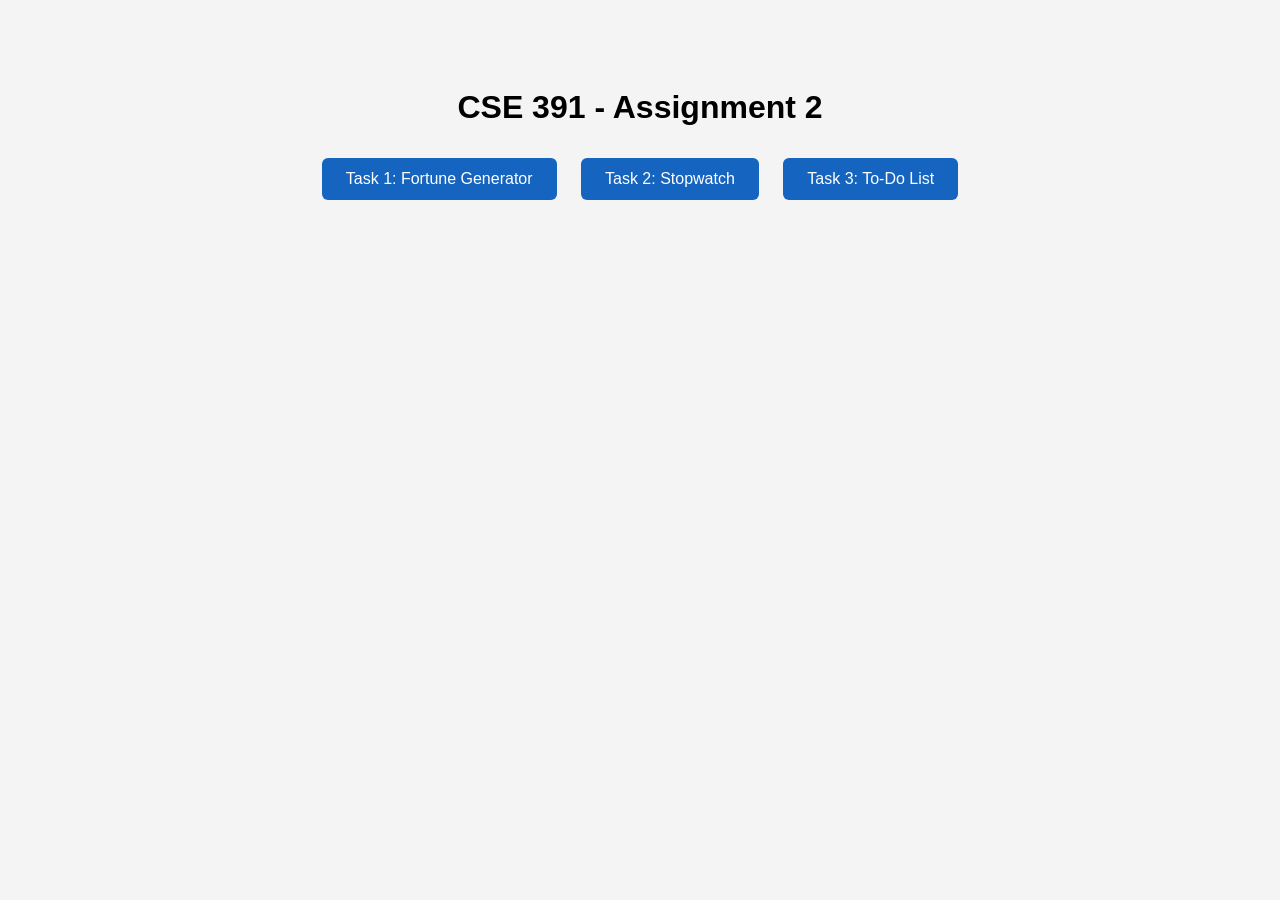
<file: index.html>
<!DOCTYPE html>
<html lang="en">
<head>
  <meta charset="UTF-8">
  <title>CSE 391 - Assignment 2</title>
  <style>
    body {
      font-family: Arial, sans-serif;
      background-color: #f4f4f4;
      text-align: center;
      padding: 60px 20px;
    }
    a {
      display: inline-block;
      margin: 10px;
      padding: 12px 24px;
      background-color: #1565c0;
      color: white;
      text-decoration: none;
      border-radius: 6px;
      font-size: 16px;
    }
    a:hover {
      background-color: #0d47a1;
    }
  </style>
</head>
<body>
  <h1>CSE 391 - Assignment 2</h1>
  <a href="Task1_ass2/">Task 1: Fortune Generator</a>
  <a href="task2/">Task 2: Stopwatch</a>
  <a href="task3/">Task 3: To-Do List</a>
</body>
</html>
</file>
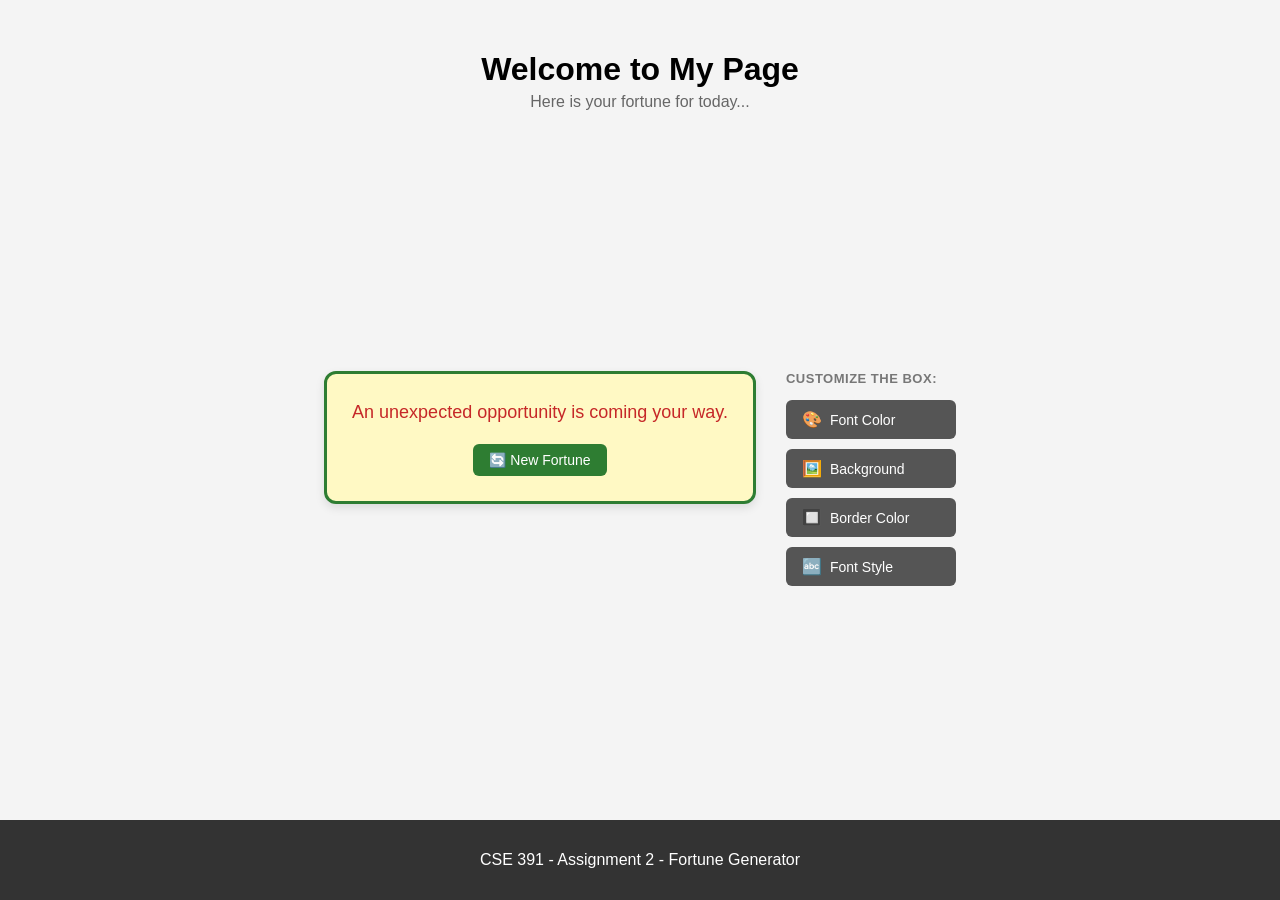
<file: Task1_ass2/index.html>
<!DOCTYPE html>
<html lang="en">
<head>
  <meta charset="UTF-8">
  <title>Fortune Generator</title>
  <link rel="stylesheet" href="style.css">
</head>
<body>
  <header>
    <h1>Welcome to My Page</h1>
    <p>Here is your fortune for today...</p>
  </header>
  <main>
    <div class="fortune-row">
      <div id="fortuneBox" class="fortune-box">
        <p id="fortuneText">Loading fortune...</p>
        <button id="newFortuneBtn" class="new-fortune-btn" onclick="showRandomFortune()" title="Show a different fortune">
          🔄 New Fortune
        </button>
      </div>
      <div class="button-group">
        <p class="button-group-label">Customize the box:</p>
        <button onclick="changeFontColor()" title="Change the text color">
          <span class="btn-icon">🎨</span> Font Color
        </button>
        <button onclick="changeBackgroundColor()" title="Change the box background">
          <span class="btn-icon">🖼️</span> Background
        </button>
        <button onclick="changeBorderColor()" title="Change the box border color">
          <span class="btn-icon">🔲</span> Border Color
        </button>
        <button onclick="changeFontStyle()" title="Change the font size and family">
          <span class="btn-icon">🔤</span> Font Style
        </button>
      </div>
    </div>
  </main>
  <footer>
    <p>CSE 391 - Assignment 2 - Fortune Generator</p>
  </footer>

  <script src="script.js"></script>
</body>
</html>
</file>
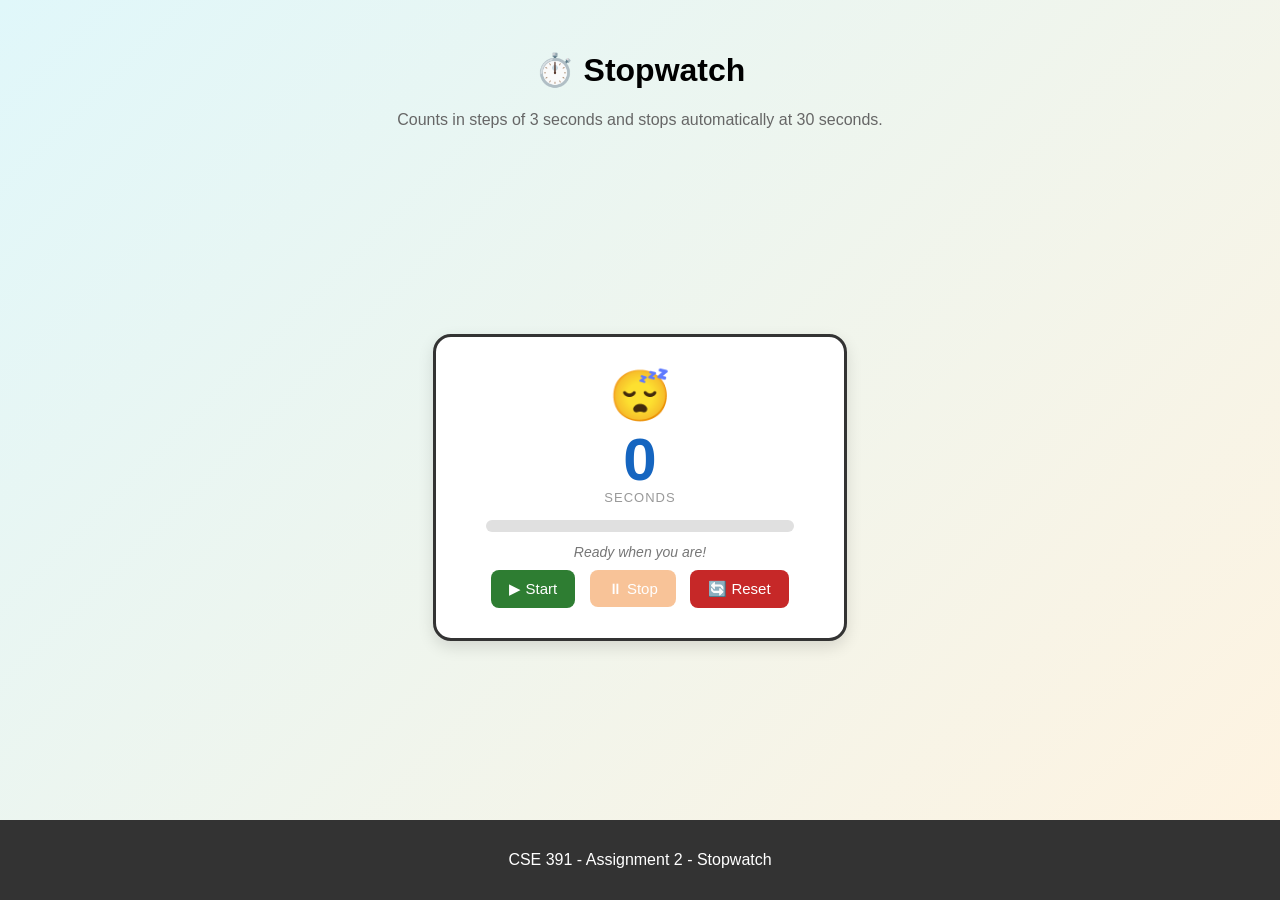
<file: task2/index.html>
<!DOCTYPE html>
<html lang="en">
<head>
  <meta charset="UTF-8">
  <title>Stopwatch</title>
  <link rel="stylesheet" href="style.css">
</head>
<body>

  <header>
    <h1>⏱️ Stopwatch</h1>
    <p>Counts in steps of 3 seconds and stops automatically at 30 seconds.</p>
  </header>

  <main>
    <div id="stopwatchBox" class="stopwatch-box">
      <p id="mascot" class="mascot">😴</p>
      <p id="display" class="display">0</p>
      <p class="seconds-label">seconds</p>
      <div class="progress-track">
        <div id="progressFill" class="progress-fill"></div>
      </div>
      <p id="statusText" class="status-text">Ready when you are!</p>
      <p id="confetti" class="confetti">🎉 🎊 🎉 🎊 🎉</p>
      <div class="controls">
        <button id="startBtn" onclick="startTimer()" title="Begin counting">▶ Start</button>
        <button id="stopBtn" onclick="stopTimer()" title="Pause the timer" disabled>⏸ Stop</button>
        <button id="resetBtn" onclick="resetTimer()" title="Reset back to 0">🔄 Reset</button>
      </div>
    </div>
  </main>
  <footer>
    <p>CSE 391 - Assignment 2 - Stopwatch</p>
  </footer>
  <script src="script.js"></script>
</body>
</html>
</file>
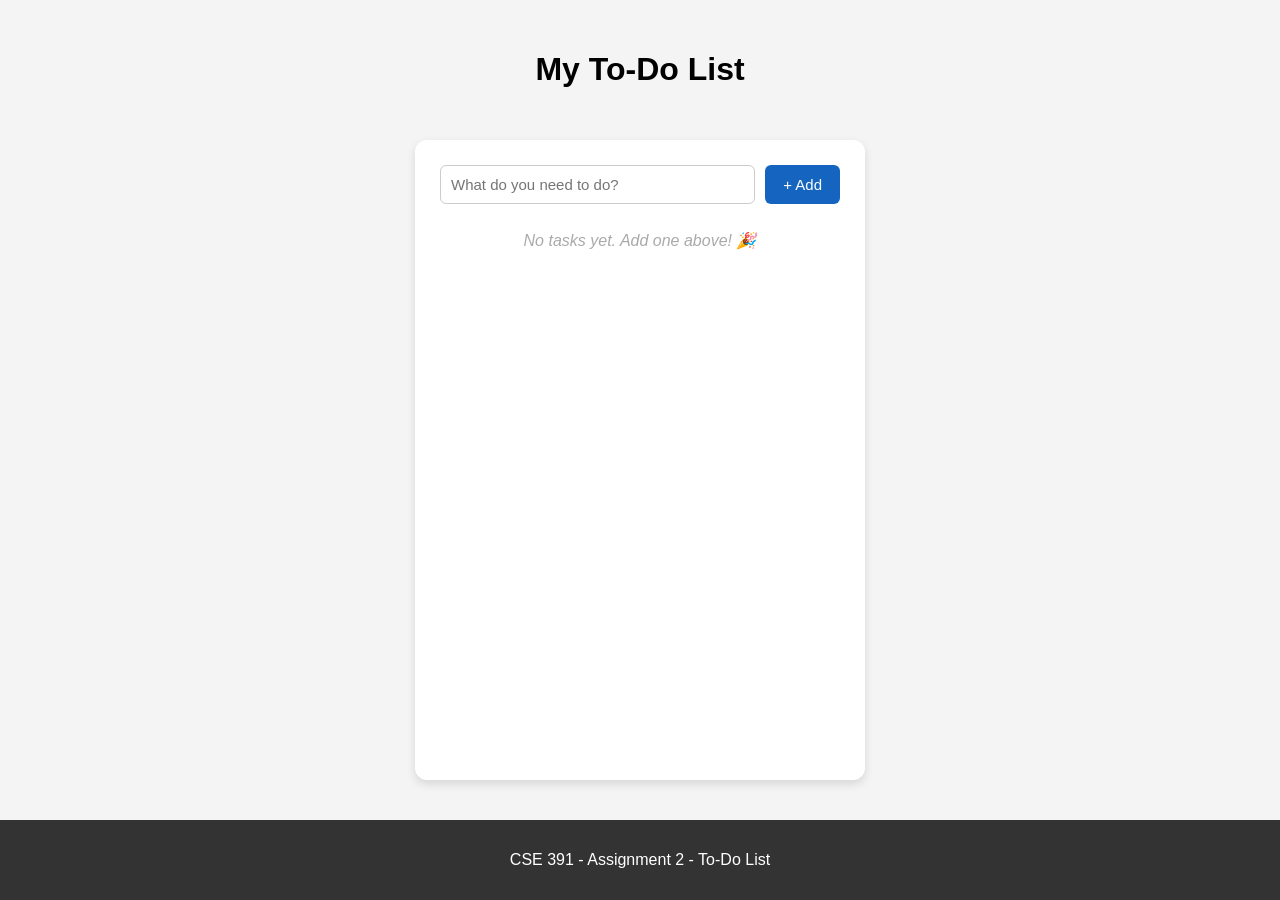
<file: task3/index.html>
<!DOCTYPE html>
<html lang="en">
<head>
  <meta charset="UTF-8">
  <title>To-Do List</title>
  <link rel="stylesheet" href="style.css">
</head>
<body>

  <header>
    <h1>My To-Do List</h1>
  </header>

  <main>
    <div class="todo-box">
      <div class="input-row">
        <input type="text" id="taskInput" placeholder="What do you need to do?">
        <button onclick="addTask()" title="Add this task">+ Add</button>
      </div>
      <p id="taskCounter" class="task-counter"></p>
      <ul id="taskList"></ul>
      <p id="emptyMessage" class="empty-message">No tasks yet. Add one above! 🎉</p>
    </div>
  </main>
  <footer>
    <p>CSE 391 - Assignment 2 - To-Do List</p>
  </footer>
  <script src="script.js"></script>
</body>
</html>
</file>
<file: Task1_ass2/style.css>
body {
  font-family: Arial, sans-serif;
  background-color: #f4f4f4;
  margin: 0;
  padding: 0;
  min-height: 100vh;
  display: flex;
  flex-direction: column;
}
header {
  text-align: center;
  padding: 30px 20px 10px 20px;
}
header h1 {
  margin-bottom: 5px;
}
header p {
  color: #666;
  margin-top: 0;
}
main {
  flex: 1;
  display: flex;
  align-items: center;
  justify-content: center;
  padding: 20px;
}
.fortune-row {
  display: flex;
  align-items: flex-start;
  gap: 30px;
  flex-wrap: wrap;       
  justify-content: center;
}
.fortune-box {
  min-width: 300px;
  max-width: 400px;
  padding: 25px;
  text-align: center;
  border: 3px solid #2e7d32;      
  background-color: #fff9c4;      
  border-radius: 12px;
  box-shadow: 0 4px 10px rgba(0, 0, 0, 0.1);
  transition: background-color 0.3s ease, border-color 0.3s ease;
}
#fortuneText {
  color: #c62828;                 
  font-size: 18px;
  margin: 0 0 18px 0;
  line-height: 1.5;
  transition: color 0.3s ease, font-size 0.3s ease;
}
.new-fortune-btn {
  border: none;
  border-radius: 6px;
  padding: 8px 16px;
  font-size: 14px;
  background-color: #2e7d32;
  color: white;
  cursor: pointer;
  transition: transform 0.15s ease, opacity 0.15s ease;
}
.new-fortune-btn:hover {
  opacity: 0.85;
  transform: translateY(-1px);
}
.new-fortune-btn:active {
  transform: translateY(0);
}
.button-group {
  display: flex;
  flex-direction: column;
  gap: 10px;
  min-width: 170px;
}
.button-group-label {
  margin: 0 0 4px 0;
  font-size: 13px;
  color: #777;
  font-weight: bold;
  text-transform: uppercase;
  letter-spacing: 0.5px;
}
.button-group button {
  display: flex;
  align-items: center;
  gap: 8px;
  padding: 10px 16px;
  border: none;
  border-radius: 6px;
  cursor: pointer;
  font-size: 14px;
  color: white;
  background-color: #555;
  transition: background-color 0.2s ease, transform 0.15s ease;
  text-align: left;
}
.btn-icon {
  font-size: 16px;
}
.button-group button:hover {
  background-color: #333;
  transform: translateX(2px);
}
.button-group button:active {
  transform: translateX(0);
}
@media (max-width: 500px) {
  .fortune-row {
    flex-direction: column;
    align-items: center;
  }
  .button-group {
    width: 100%;
    max-width: 300px;
  }
}
footer {
  text-align: center;
  padding: 15px;
  background-color: #333;
  color: white;
}
</file>
<file: task2/style.css>
body {
  font-family: Arial, sans-serif;
  background: linear-gradient(135deg, #e0f7fa, #fff3e0);
  margin: 0;
  padding: 0;
  min-height: 100vh;
  display: flex;
  flex-direction: column;
}

header {
  text-align: center;
  padding: 30px 20px 10px 20px;
}

header p {
  color: #666;
}

main {
  flex: 1;
  display: flex;
  align-items: center;
  justify-content: center;
  padding: 20px;
}

.stopwatch-box {
  text-align: center;
  padding: 30px 50px;
  border: 3px solid #333;
  border-radius: 18px;
  background-color: white;
  box-shadow: 0 6px 16px rgba(0, 0, 0, 0.12);
  min-width: 280px;
  transition: border-color 0.4s ease, box-shadow 0.4s ease;
}
.mascot {
  font-size: 50px;
  margin: 0 0 5px 0;
  transition: transform 0.3s ease;
}

.display {
  font-size: 60px;
  margin: 0;
  font-weight: bold;
  color: #1565c0;
  line-height: 1;
  transition: color 0.3s ease;
}
.display.running {
  animation: pulse 1s ease-in-out infinite;
}

@keyframes pulse {
  0%   { transform: scale(1); }
  50%  { transform: scale(1.08); }
  100% { transform: scale(1); }
}

.seconds-label {
  margin: 0 0 15px 0;
  color: #999;
  font-size: 13px;
  text-transform: uppercase;
  letter-spacing: 1px;
}
.progress-track {
  width: 100%;
  height: 12px;
  background-color: #e0e0e0;
  border-radius: 6px;
  overflow: hidden;
  margin-bottom: 12px;
}
.progress-fill {
  height: 100%;
  width: 0%;
  background-color: #1565c0;
  border-radius: 6px;
  transition: width 0.3s ease, background-color 0.3s ease;
}

.status-text {
  margin: 0 0 10px 0;
  font-size: 14px;
  color: #777;
  font-style: italic;
}
.confetti {
  font-size: 22px;
  margin: 0 0 15px 0;
  display: none;
  animation: bounce 0.6s ease infinite alternate;
}

@keyframes bounce {
  from { transform: translateY(0); }
  to   { transform: translateY(-6px); }
}

.controls button {
  padding: 10px 18px;
  margin: 0 5px;
  border: none;
  border-radius: 8px;
  font-size: 15px;
  color: white;
  background-color: #555;
  cursor: pointer;
  transition: background-color 0.2s ease, transform 0.15s ease, opacity 0.2s ease;
}

.controls button:hover:not(:disabled) {
  transform: translateY(-2px) scale(1.05);
}

.controls button:active:not(:disabled) {
  transform: translateY(0) scale(1);
}
.controls button:disabled {
  opacity: 0.4;
  cursor: not-allowed;
}

#startBtn {
  background-color: #2e7d32;
}

#stopBtn {
  background-color: #ef6c00;
}

#resetBtn {
  background-color: #c62828;
}

.stopwatch-box.celebrate {
  border-color: #f9a825;
  box-shadow: 0 0 0 6px rgba(249, 168, 37, 0.25);
  animation: wiggle 0.5s ease;
}

@keyframes wiggle {
  0%   { transform: rotate(0deg); }
  25%  { transform: rotate(-2deg); }
  50%  { transform: rotate(2deg); }
  75%  { transform: rotate(-1deg); }
  100% { transform: rotate(0deg); }
}

footer {
  text-align: center;
  padding: 15px;
  background-color: #333;
  color: white;
}
</file>
<file: task3/style.css>
body {
  font-family: Arial, sans-serif;
  background-color: #f4f4f4;
  margin: 0;
  padding: 0;
  min-height: 100vh;
  display: flex;
  flex-direction: column;
}

header {
  text-align: center;
  padding: 30px 20px 10px 20px;
}

main {
  flex: 1;
  display: flex;
  justify-content: center;
  padding-top: 20px;
  padding-bottom: 20px;
}

.todo-box {
  background-color: white;
  border-radius: 12px;
  padding: 25px;
  width: 400px;
  box-shadow: 0 4px 10px rgba(0, 0, 0, 0.12);
}

.input-row {
  display: flex;
  gap: 10px;
  margin-bottom: 12px;
}

#taskInput {
  flex: 1;
  padding: 10px;
  font-size: 15px;
  border: 1px solid #ccc;
  border-radius: 6px;
  transition: border-color 0.2s ease;
}

#taskInput:focus {
  outline: none;
  border-color: #1565c0;
}

.input-row button {
  padding: 10px 18px;
  border: none;
  border-radius: 6px;
  background-color: #1565c0;
  color: white;
  cursor: pointer;
  font-size: 15px;
  transition: background-color 0.2s ease, transform 0.15s ease;
}

.input-row button:hover {
  background-color: #0d47a1;
  transform: translateY(-1px);
}

.task-counter {
  margin: 0 0 12px 0;
  font-size: 13px;
  color: #888;
  text-transform: uppercase;
  letter-spacing: 0.5px;
}

#taskList {
  list-style: none;
  padding: 0;
  margin: 0;
}

#taskList li {
  display: flex;
  align-items: center;
  gap: 10px;
  padding: 10px 0;
  border-bottom: 1px solid #eee;
  transition: background-color 0.15s ease;
}

#taskList li:hover {
  background-color: #fafafa;
}

#taskList input[type="checkbox"] {
  width: 18px;
  height: 18px;
  cursor: pointer;
  flex-shrink: 0;
}

.task-text {
  flex: 1;
  word-break: break-word;
}

.completed {
  text-decoration: line-through;
  color: #999;
}

.delete-btn {
  border: none;
  background-color: #c62828;
  color: white;
  border-radius: 6px;
  padding: 6px 12px;
  cursor: pointer;
  font-size: 13px;
  transition: background-color 0.2s ease, transform 0.15s ease;
}

.delete-btn:hover {
  background-color: #8e0000;
  transform: translateY(-1px);
}

.empty-message {
  text-align: center;
  color: #aaa;
  font-style: italic;
  padding: 15px 0 0 0;
  margin: 0;
  display: none;
}

footer {
  text-align: center;
  padding: 15px;
  background-color: #333;
  color: white;
  margin-top: 20px;
}
</file>
